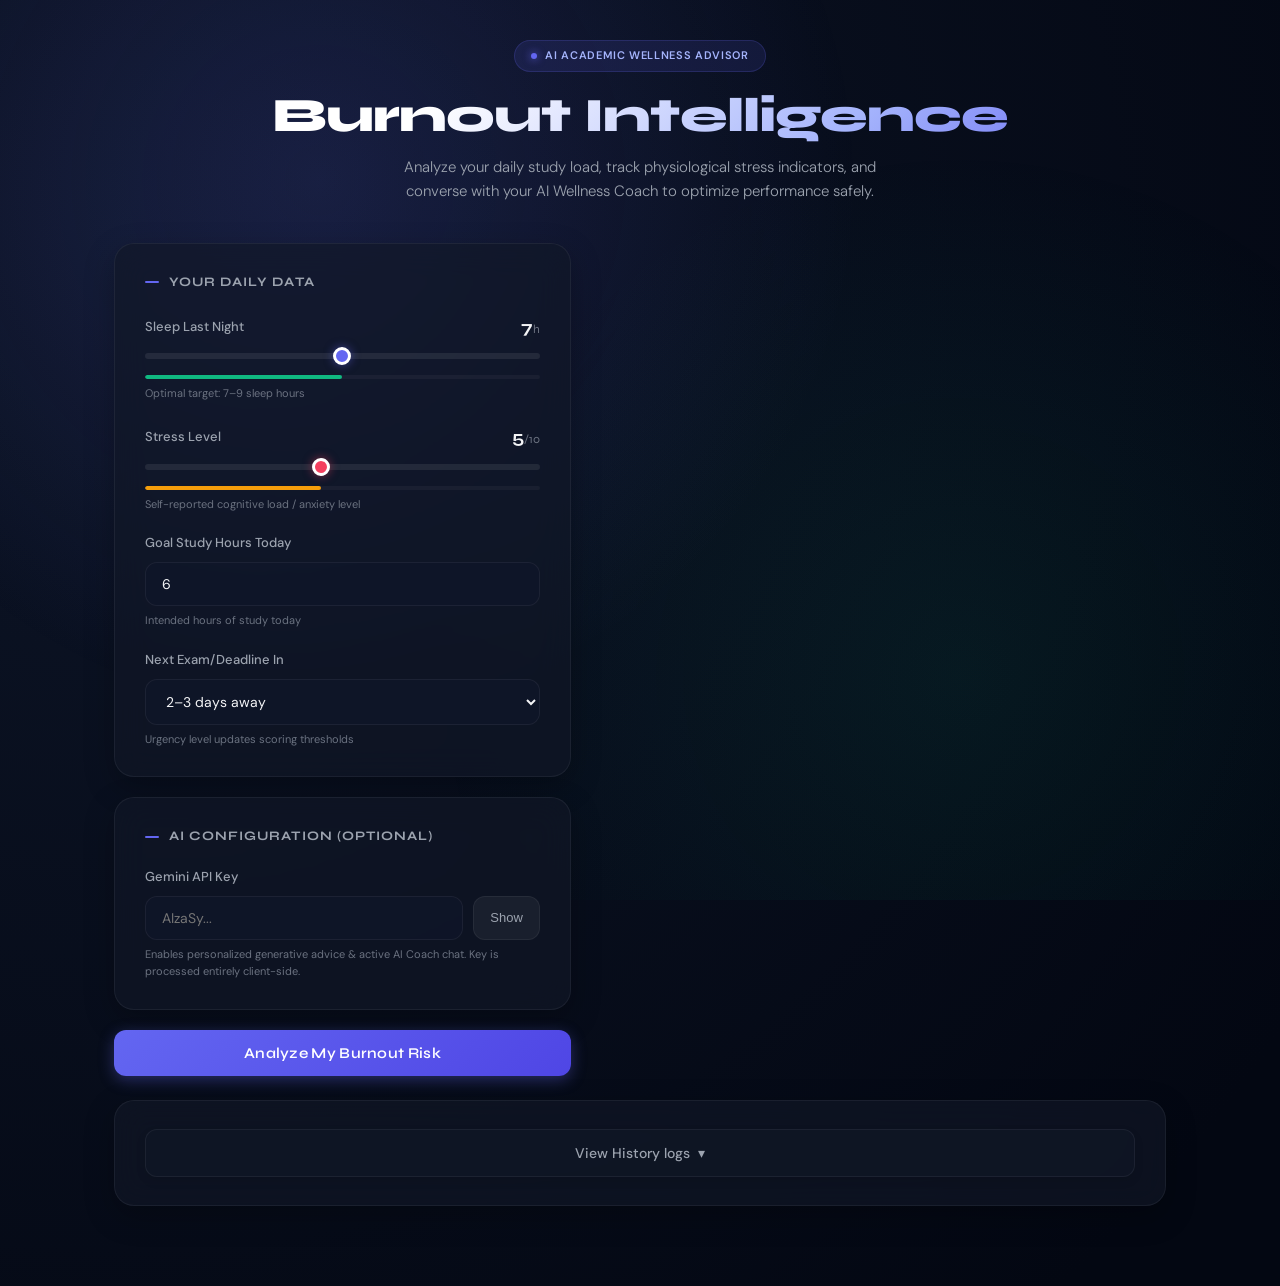
<file: templates/index.html>
<!DOCTYPE html>
<html lang="en">
<head>
  <meta charset="UTF-8">
  <meta name="viewport" content="width=device-width, initial-scale=1.0">
  <title>AI Burnout Detector — Smart Study Assistant</title>
  
  <!-- CSS Stylesheet -->
  <link rel="stylesheet" href="/static/style.css">
</head>
<body>

<div class="wrapper">

  <!-- Header -->
  <header class="header">
    <div class="header-badge">AI Academic Wellness Advisor</div>
    <h1>Burnout Intelligence</h1>
    <p>Analyze your daily study load, track physiological stress indicators, and converse with your AI Wellness Coach to optimize performance safely.</p>
  </header>

  <!-- Error Alert -->
  <div class="error-alert" id="errorAlert"></div>

  <!-- Main Grid Dashboard -->
  <div class="dashboard-grid">

    <!-- LEFT COLUMN: Input form -->
    <div class="column-left">
      <form id="burnoutForm">
        
        <!-- Metrics Input Card -->
        <div class="card" style="margin-bottom: 20px;">
          <div class="card-title">Your Daily Data</div>
          
          <div class="inputs-grid">
            
            <!-- Sleep Slider -->
            <div class="field">
              <label for="sleep">
                Sleep Last Night
                <span class="val-badge" id="sleep-val">7h</span>
              </label>
              <input type="range" id="sleep" min="2" max="12" value="7" step="0.5">
              <div class="progress-track">
                <div class="progress-fill" id="sleep-fill" style="width: 50%; background: var(--accent);"></div>
              </div>
              <p class="field-hint">Optimal target: 7–9 sleep hours</p>
            </div>
            
            <!-- Stress Slider -->
            <div class="field">
              <label for="stress">
                Stress Level
                <span class="val-badge" id="stress-val">5/10</span>
              </label>
              <input type="range" class="stress-slider" id="stress" min="1" max="10" value="5">
              <div class="progress-track">
                <div class="progress-fill" id="stress-fill" style="width: 44%; background: var(--high-risk);"></div>
              </div>
              <p class="field-hint">Self-reported cognitive load / anxiety level</p>
            </div>
            
            <!-- Study Hours input -->
            <div class="field">
              <label for="study">Goal Study Hours Today</label>
              <input type="number" id="study" min="0" max="24" value="6" placeholder="e.g. 6" required>
              <p class="field-hint">Intended hours of study today</p>
            </div>
            
            <!-- Deadline dropdown -->
            <div class="field">
              <label for="deadline">Next Exam/Deadline In</label>
              <select id="deadline">
                <option value="1">Today (less than 24h)</option>
                <option value="2">Tomorrow</option>
                <option value="3" selected>2–3 days away</option>
                <option value="5">4–5 days away</option>
                <option value="7">This week</option>
                <option value="14">Next week</option>
                <option value="30">More than 2 weeks</option>
              </select>
              <p class="field-hint">Urgency level updates scoring thresholds</p>
            </div>
            
          </div>
        </div>

        <!-- Optional API Key Card -->
        <div class="card" style="margin-bottom: 20px;">
          <div class="card-title">AI Configuration (Optional)</div>
          <div class="field">
            <label for="api-key">Gemini API Key</label>
            <div class="api-row">
              <input type="password" id="api-key" placeholder="AIzaSy..." autocomplete="new-password">
              <button type="button" class="api-toggle" id="key-toggle">Show</button>
            </div>
            <p class="field-hint">Enables personalized generative advice & active AI Coach chat. Key is processed entirely client-side.</p>
          </div>
        </div>

        <!-- Submit Button -->
        <button type="submit" class="btn-primary" id="check-btn">
          Analyze My Burnout Risk
        </button>

      </form>
    </div>

    <!-- RIGHT COLUMN: Output Dashboard -->
    <div class="column-right">
      <div id="outputSection">
        
        <!-- Score Card -->
        <div class="results-header" id="results-header">
          <div class="gauge-svg-wrap">
            <svg viewBox="0 0 100 100">
              <circle class="bg-circle" cx="50" cy="50" r="45"></circle>
              <circle class="fill-circle" id="score-arc" cx="50" cy="50" r="45"></circle>
            </svg>
            <div class="gauge-center-text">
              <span class="score-num" id="score-num">0</span>
              <span class="score-lbl">Score</span>
            </div>
          </div>
          <div class="risk-badge" id="risk-badge">—</div>
          <p class="risk-subtitle" id="risk-subtitle">Gathering indicators…</p>
        </div>

        <!-- Stats Grid -->
        <div class="stats-grid">
          <div class="stat-card">
            <span class="stat-icon">🌙</span>
            <span class="stat-val" id="stat-sleep">—</span>
            <span class="stat-lbl">Hours Slept</span>
          </div>
          <div class="stat-card">
            <span class="stat-icon">⚡</span>
            <span class="stat-val" id="stat-stress">—</span>
            <span class="stat-lbl">Stress Level</span>
          </div>
          <div class="stat-card">
            <span class="stat-icon">📚</span>
            <span class="stat-val" id="stat-study">—</span>
            <span class="stat-lbl">Recommended Study</span>
          </div>
          <div class="stat-card">
            <span class="stat-icon">🍅</span>
            <span class="stat-val" id="stat-pom">—</span>
            <span class="stat-lbl">Pomodoros</span>
          </div>
        </div>

        <!-- Action Plan Grid -->
        <div class="recs-grid">
          
          <!-- Study Plan Card -->
          <div class="card" style="padding: 24px;">
            <div class="rec-card-title">
              <div class="rec-icon purple">📋</div>
              Study Tactics
            </div>
            <div id="study-plan-items"></div>
            <div class="pomodoro-timeline" id="pom-row"></div>
            <div class="pomodoro-legend">
              <span class="lbl-work">Work</span>
              <span class="lbl-short">Short Break</span>
              <span class="lbl-long">Long Break</span>
            </div>
          </div>
          
          <!-- Health Recs Card -->
          <div class="card" style="padding: 24px;">
            <div class="rec-card-title">
              <div class="rec-icon green">🌿</div>
              Wellness Interventions
            </div>
            <div id="health-items"></div>
          </div>
          
        </div>

        <!-- AI Coach & Active Chat Card -->
        <div class="card ai-card">
          <div class="ai-header">
            <div class="ai-orb">✦</div>
            <div class="ai-meta">
              <div class="ai-name">AI Study Coach & Advisor</div>
              <div class="ai-sub">Powered by Gemini 1.5 Flash</div>
            </div>
          </div>
          
          <!-- Generative intervention text -->
          <div class="ai-insight-text" id="ai-insight-text">
            No indicators submitted yet.
          </div>
          
          <!-- Conversation Interface -->
          <div class="chat-container">
            <div class="chat-box" id="chatBox">
              <div class="chat-message ai">
                Hello! I am your AI Study Coach. Submit your wellness check to start a personalized conversation about your workload, scheduling, and stress relief.
              </div>
            </div>
            <div class="chat-input-row">
              <input type="text" id="chatInput" placeholder="Ask your AI coach a question..." autocomplete="off">
              <button type="button" class="chat-send-btn" id="chatSendBtn">➤</button>
            </div>
          </div>
        </div>

      </div><!-- /outputSection -->
    </div><!-- /column-right -->

  </div><!-- /dashboard-grid -->

  <!-- Historical Analytics Dashboard -->
  <div class="card history-card" style="margin-top: 24px;">
    <button type="button" class="history-toggle-btn" id="toggleHistoryBtn">
      <span id="history-btn-text">View History logs</span>
      <span id="history-chevron">▾</span>
    </button>
    <div id="historyPanel">
      <div class="history-panel-header">
        <span class="card-title" style="margin-bottom:0;">Workload Log History</span>
        <button type="button" class="btn-secondary" id="clearHistoryBtn" style="padding:6px 14px; font-size:12px;">Clear History Logs</button>
      </div>
      <div class="dashboard-trend" id="dashboardTrend"></div>
      <div class="mini-chart-container" id="mini-chart-wrap"></div>
      <div class="history-list" id="history-list"></div>
    </div>
  </div>

</div><!-- /wrapper -->

<!-- Dynamic Notification Toast -->
<div class="toast" id="toast"></div>

<!-- JavaScript Module -->
<script type="module" src="/static/app.js"></script>

</body>
</html>
</file>
<file: static/style.css>
/* ==========================================================================
   🧠 AI Burnout Detector & Smart Study Assistant — Premium Dark Design System
   ========================================================================== */

@import url('https://fonts.googleapis.com/css2?family=DM+Sans:ital,opsz,wght@0,9..40,300;0,9..40,400;0,9..40,500;0,9..40,600;0,9..40,700;1,9..40,300&family=Syne:wght@400;500;600;700;800&display=swap');

:root {
  /* Premium Dark Palette */
  --bg: #030712;
  --bg-gradient: radial-gradient(circle at 10% 20%, #0d1527 0%, #030712 90%);
  --surface: rgba(17, 24, 39, 0.65);
  --surface-hover: rgba(31, 41, 55, 0.8);
  --surface-accent: rgba(99, 102, 241, 0.08);
  
  --border: rgba(255, 255, 255, 0.06);
  --border-focus: rgba(99, 102, 241, 0.4);
  --border-hover: rgba(255, 255, 255, 0.12);
  
  --text: #f3f4f6;
  --text-muted: #9ca3af;
  --text-dim: #6b7280;
  
  /* Brand Accents */
  --accent: #6366f1;
  --accent-rgb: 99, 102, 241;
  --accent-glow: rgba(99, 102, 241, 0.25);
  --accent-glow-strong: rgba(99, 102, 241, 0.45);
  
  /* Risk Indicators */
  --low-risk: #10b981;
  --low-risk-bg: rgba(16, 185, 129, 0.1);
  --low-risk-border: rgba(16, 185, 129, 0.25);
  
  --med-risk: #f59e0b;
  --med-risk-bg: rgba(245, 158, 11, 0.10);
  --med-risk-border: rgba(245, 158, 11, 0.25);
  
  --high-risk: #f43f5e;
  --high-risk-bg: rgba(244, 63, 94, 0.1);
  --high-risk-border: rgba(244, 63, 94, 0.25);
  
  /* Radii & Typo */
  --radius-lg: 20px;
  --radius-md: 12px;
  --radius-sm: 8px;
  --radius-pill: 9999px;
  
  --font-display: 'Syne', sans-serif;
  --font-body: 'DM Sans', sans-serif;
  
  --transition: all 0.3s cubic-bezier(0.4, 0, 0.2, 1);
}

/* ==========================================================================
   RESET & BASE STYLES
   ========================================================================== */

*, *::before, *::after {
  box-sizing: border-box;
  margin: 0;
  padding: 0;
}

body {
  font-family: var(--font-body);
  background-color: var(--bg);
  background-image: var(--bg-gradient);
  color: var(--text);
  min-height: 100vh;
  line-height: 1.6;
  overflow-x: hidden;
  position: relative;
}

/* Ambient glow layer */
body::before {
  content: "";
  position: fixed;
  inset: 0;
  background: radial-gradient(circle at 25% 20%, rgba(99, 102, 241, 0.15), transparent 45%),
              radial-gradient(circle at 75% 75%, rgba(16, 185, 129, 0.08), transparent 45%);
  animation: floatGlow 15s ease-in-out infinite alternate;
  z-index: -1;
  pointer-events: none;
}

@keyframes floatGlow {
  from { transform: translateY(0px) scale(1); }
  to { transform: translateY(-40px) scale(1.1); }
}

.wrapper {
  max-width: 1100px;
  margin: 0 auto;
  padding: 40px 24px 80px;
}

/* ==========================================================================
   TYPOGRAPHY & HEADERS
   ========================================================================== */

.header {
  text-align: center;
  margin-bottom: 40px;
  animation: fadeDown 0.8s cubic-bezier(0.16, 1, 0.3, 1) both;
}

.header-badge {
  display: inline-flex;
  align-items: center;
  gap: 8px;
  background: rgba(99, 102, 241, 0.12);
  border: 1px solid rgba(99, 102, 241, 0.2);
  border-radius: var(--radius-pill);
  padding: 6px 16px;
  font-size: 11px;
  font-weight: 600;
  color: #a5b4fc;
  letter-spacing: 0.06em;
  text-transform: uppercase;
  margin-bottom: 16px;
}

.header-badge::before {
  content: '';
  width: 6px;
  height: 6px;
  background: var(--accent);
  border-radius: 50%;
  box-shadow: 0 0 8px var(--accent);
  animation: pulse 2s infinite;
}

h1 {
  font-family: var(--font-display);
  font-size: clamp(32px, 5vw, 48px);
  font-weight: 800;
  line-height: 1.15;
  letter-spacing: -0.02em;
  margin-bottom: 12px;
  background: linear-gradient(135deg, #ffffff 30%, #a5b4fc 70%, #6366f1 100%);
  -webkit-background-clip: text;
  -webkit-text-fill-color: transparent;
  background-clip: text;
}

.header p {
  font-size: 15px;
  color: var(--text-muted);
  max-width: 520px;
  margin: 0 auto;
  font-weight: 300;
}

/* ==========================================================================
   GLASS CARDS (LAYOUT SYSTEM)
   ========================================================================== */

.card {
  background: var(--surface);
  backdrop-filter: blur(16px);
  -webkit-backdrop-filter: blur(16px);
  border: 1px solid var(--border);
  border-radius: var(--radius-lg);
  padding: 28px 30px;
  box-shadow: 0 10px 30px rgba(0, 0, 0, 0.25);
  transition: var(--transition);
  position: relative;
  overflow: hidden;
}

.card:hover {
  border-color: var(--border-hover);
  box-shadow: 0 16px 36px rgba(0, 0, 0, 0.35);
  transform: translateY(-2px);
}

.card-title {
  font-family: var(--font-display);
  font-size: 13px;
  font-weight: 700;
  text-transform: uppercase;
  letter-spacing: 0.08em;
  color: var(--text-muted);
  margin-bottom: 20px;
  display: flex;
  align-items: center;
  gap: 10px;
}

.card-title::before {
  content: '';
  display: block;
  width: 14px;
  height: 2px;
  background: var(--accent);
  border-radius: var(--radius-pill);
}

/* Two-column layout */
.dashboard-grid {
  display: grid;
  grid-template-columns: 1fr;
  gap: 24px;
  align-items: start;
}

@media (min-width: 900px) {
  .dashboard-grid {
    grid-template-columns: 4fr 5fr;
  }
}

/* ==========================================================================
   FORM INPUTS
   ========================================================================== */

.inputs-grid {
  display: grid;
  grid-template-columns: 1fr;
  gap: 20px;
}

.field {
  display: flex;
  flex-direction: column;
  gap: 8px;
}

label {
  font-size: 13px;
  font-weight: 500;
  color: var(--text-muted);
  display: flex;
  justify-content: space-between;
  align-items: center;
}

.val-badge {
  font-family: var(--font-display);
  font-size: 18px;
  font-weight: 700;
  color: var(--text);
  transition: color var(--transition);
}

/* Custom Range Inputs */
input[type="range"] {
  -webkit-appearance: none;
  width: 100%;
  height: 6px;
  background: rgba(255, 255, 255, 0.08);
  border-radius: var(--radius-pill);
  outline: none;
  cursor: pointer;
  margin: 4px 0;
}

input[type="range"]::-webkit-slider-thumb {
  -webkit-appearance: none;
  width: 18px;
  height: 18px;
  border-radius: 50%;
  background: var(--accent);
  border: 3px solid #fff;
  box-shadow: 0 0 10px rgba(99, 102, 241, 0.5);
  transition: var(--transition);
  cursor: pointer;
}

input[type="range"]::-webkit-slider-thumb:hover {
  transform: scale(1.2);
  box-shadow: 0 0 15px var(--accent-glow-strong);
}

/* Stress slider overrides */
input[type="range"].stress-slider::-webkit-slider-thumb {
  background: var(--high-risk);
  box-shadow: 0 0 10px rgba(244, 63, 94, 0.5);
}

input[type="range"].stress-slider::-webkit-slider-thumb:hover {
  box-shadow: 0 0 15px rgba(244, 63, 94, 0.7);
}

.progress-track {
  width: 100%;
  height: 4px;
  background: rgba(255, 255, 255, 0.04);
  border-radius: var(--radius-pill);
  overflow: hidden;
  margin-top: 4px;
}

.progress-fill {
  height: 100%;
  border-radius: var(--radius-pill);
  transition: width 0.3s ease, background 0.3s ease;
}

/* Number inputs and selects */
input[type="number"],
input[type="password"],
select {
  width: 100%;
  background: rgba(15, 23, 42, 0.6);
  border: 1px solid var(--border);
  border-radius: var(--radius-md);
  padding: 12px 16px;
  color: var(--text);
  font-family: var(--font-body);
  font-size: 14px;
  outline: none;
  transition: var(--transition);
}

input[type="number"]:focus,
input[type="password"]:focus,
select:focus {
  border-color: var(--border-focus);
  box-shadow: 0 0 0 3px var(--accent-glow);
  background: rgba(15, 23, 42, 0.85);
}

select option {
  background-color: #0d1527;
  color: var(--text);
}

.field-hint {
  font-size: 11px;
  color: var(--text-dim);
  margin-top: -2px;
}

.api-row {
  display: flex;
  gap: 10px;
}

.api-toggle {
  background: rgba(255, 255, 255, 0.05);
  border: 1px solid var(--border);
  border-radius: var(--radius-md);
  color: var(--text-muted);
  cursor: pointer;
  font-size: 13px;
  padding: 0 16px;
  transition: var(--transition);
}

.api-toggle:hover {
  background: rgba(255, 255, 255, 0.1);
  color: var(--text);
  border-color: var(--border-hover);
}

/* ==========================================================================
   BUTTONS
   ========================================================================== */

.btn-primary {
  width: 100%;
  padding: 14px 28px;
  background: linear-gradient(135deg, var(--accent) 0%, #4f46e5 100%);
  border: none;
  border-radius: var(--radius-md);
  color: #fff;
  font-family: var(--font-display);
  font-size: 15px;
  font-weight: 600;
  letter-spacing: 0.02em;
  cursor: pointer;
  transition: var(--transition);
  box-shadow: 0 4px 15px rgba(99, 102, 241, 0.35);
  position: relative;
  overflow: hidden;
}

.btn-primary:hover {
  transform: translateY(-1px);
  box-shadow: 0 6px 20px rgba(99, 102, 241, 0.5);
  background: linear-gradient(135deg, #4f46e5 0%, var(--accent) 100%);
}

.btn-primary:active {
  transform: translateY(0);
}

.btn-primary:disabled {
  opacity: 0.6;
  cursor: not-allowed;
  transform: none;
  box-shadow: none;
}

.btn-secondary {
  padding: 8px 16px;
  background: rgba(255, 255, 255, 0.04);
  border: 1px solid var(--border);
  border-radius: var(--radius-sm);
  color: var(--text-muted);
  font-family: var(--font-body);
  font-size: 13px;
  font-weight: 500;
  cursor: pointer;
  transition: var(--transition);
}

.btn-secondary:hover {
  background: rgba(255, 255, 255, 0.08);
  color: var(--text);
  border-color: var(--border-hover);
}

/* Loading state for button */
.spinner {
  display: inline-block;
  width: 14px;
  height: 14px;
  border: 2px solid rgba(255, 255, 255, 0.3);
  border-top-color: #fff;
  border-radius: 50%;
  animation: spin 0.8s linear infinite;
  vertical-align: middle;
  margin-right: 8px;
}

@keyframes spin {
  to { transform: rotate(360deg); }
}

/* ==========================================================================
   RESULTS PANELS
   ========================================================================== */

#outputSection {
  display: none;
}

#outputSection.show {
  display: grid;
  gap: 24px;
  animation: slideUp 0.6s cubic-bezier(0.16, 1, 0.3, 1) both;
}

@keyframes slideUp {
  from { opacity: 0; transform: translateY(30px); }
  to { opacity: 1; transform: translateY(0); }
}

.results-header {
  text-align: center;
  padding: 32px;
  border-radius: var(--radius-lg);
  background: var(--surface);
  border: 1px solid var(--border);
  position: relative;
  overflow: hidden;
}

/* Decorative glow block */
.results-header::before {
  content: '';
  position: absolute;
  top: 0; left: 0; right: 0;
  height: 3px;
  border-radius: var(--radius-lg) var(--radius-lg) 0 0;
}
.results-header.low::before { background: linear-gradient(90deg, var(--low-risk), transparent); }
.results-header.med::before { background: linear-gradient(90deg, var(--med-risk), transparent); }
.results-header.high::before { background: linear-gradient(90deg, var(--high-risk), transparent); }

/* SVG circular gauge */
.gauge-svg-wrap {
  width: 140px;
  height: 140px;
  margin: 0 auto 16px;
  position: relative;
  display: flex;
  align-items: center;
  justify-content: center;
}

.gauge-svg-wrap svg {
  transform: rotate(-90deg);
  width: 100%;
  height: 100%;
}

.gauge-svg-wrap .bg-circle {
  fill: none;
  stroke: rgba(255, 255, 255, 0.04);
  stroke-width: 8;
}

.gauge-svg-wrap .fill-circle {
  fill: none;
  stroke: var(--accent);
  stroke-width: 8;
  stroke-linecap: round;
  stroke-dasharray: 283;
  stroke-dashoffset: 283;
  transition: stroke-dashoffset 1.5s cubic-bezier(0.16, 1, 0.3, 1), stroke 0.5s ease;
}

.gauge-center-text {
  position: absolute;
  text-align: center;
  z-index: 2;
}

.score-num {
  font-family: var(--font-display);
  font-size: 34px;
  font-weight: 800;
  color: var(--text);
  line-height: 1;
  display: block;
}

.score-lbl {
  font-size: 10px;
  color: var(--text-dim);
  text-transform: uppercase;
  letter-spacing: 0.1em;
}

.risk-badge {
  display: inline-flex;
  align-items: center;
  gap: 8px;
  padding: 6px 18px;
  border-radius: var(--radius-pill);
  font-family: var(--font-display);
  font-size: 13px;
  font-weight: 700;
  letter-spacing: 0.04em;
  text-transform: uppercase;
  border: 1px solid transparent;
  margin-bottom: 12px;
}

.risk-badge::before {
  content: '';
  width: 8px;
  height: 8px;
  border-radius: 50%;
  background: currentColor;
}

.risk-badge.low { background: var(--low-risk-bg); color: var(--low-risk); border-color: var(--low-risk-border); }
.risk-badge.med { background: var(--med-risk-bg); color: var(--med-risk); border-color: var(--med-risk-border); }
.risk-badge.high { background: var(--high-risk-bg); color: var(--high-risk); border-color: var(--high-risk-border); }

.risk-subtitle {
  font-size: 13px;
  color: var(--text-muted);
  font-style: italic;
  max-width: 440px;
  margin: 0 auto;
}

/* Stats Cards Grid */
.stats-grid {
  display: grid;
  grid-template-columns: repeat(2, 1fr);
  gap: 12px;
}

@media (min-width: 480px) {
  .stats-grid {
    grid-template-columns: repeat(4, 1fr);
  }
}

.stat-card {
  background: var(--surface);
  border: 1px solid var(--border);
  border-radius: var(--radius-md);
  padding: 16px 12px;
  text-align: center;
}

.stat-icon {
  font-size: 20px;
  margin-bottom: 6px;
  display: block;
}

.stat-val {
  font-family: var(--font-display);
  font-size: 20px;
  font-weight: 700;
  color: var(--text);
  display: block;
}

.stat-lbl {
  font-size: 10px;
  color: var(--text-dim);
  text-transform: uppercase;
  letter-spacing: 0.06em;
  display: block;
  margin-top: 2px;
}

/* Action plans grid */
.recs-grid {
  display: grid;
  grid-template-columns: 1fr;
  gap: 20px;
}

@media (min-width: 600px) {
  .recs-grid {
    grid-template-columns: 1fr 1fr;
  }
}

.rec-card-title {
  font-family: var(--font-display);
  font-size: 14px;
  font-weight: 600;
  color: var(--text);
  margin-bottom: 16px;
  display: flex;
  align-items: center;
  gap: 10px;
}

.rec-icon {
  width: 32px;
  height: 32px;
  border-radius: var(--radius-sm);
  display: flex;
  align-items: center;
  justify-content: center;
  font-size: 16px;
}
.rec-icon.purple { background: rgba(99, 102, 241, 0.15); color: #a5b4fc; }
.rec-icon.green { background: rgba(16, 185, 129, 0.12); color: #a7f3d0; }

.rec-item {
  display: flex;
  align-items: flex-start;
  gap: 10px;
  padding: 10px 0;
  border-bottom: 1px solid rgba(255, 255, 255, 0.04);
  font-size: 13px;
  color: var(--text-muted);
  line-height: 1.5;
}

.rec-item:last-child {
  border-bottom: none;
}

.rec-dot {
  width: 6px;
  height: 6px;
  border-radius: 50%;
  background: var(--accent);
  box-shadow: 0 0 6px var(--accent);
  margin-top: 7px;
  flex-shrink: 0;
}

.rec-dot.green { background: var(--low-risk); box-shadow: 0 0 6px var(--low-risk); }
.rec-dot.amber { background: var(--med-risk); box-shadow: 0 0 6px var(--med-risk); }

/* Pomodoro Visual Blocks */
.pomodoro-timeline {
  display: flex;
  gap: 6px;
  margin-top: 16px;
  flex-wrap: wrap;
}

.pom-block {
  height: 8px;
  border-radius: 4px;
  flex: 1;
  min-width: 20px;
}
.pom-block.work { background: var(--accent); }
.pom-block.break-short { background: var(--low-risk); opacity: 0.7; }
.pom-block.break-long { background: var(--med-risk); opacity: 0.7; }

.pomodoro-legend {
  display: flex;
  gap: 12px;
  margin-top: 10px;
  font-size: 10px;
  color: var(--text-dim);
  flex-wrap: wrap;
}

.pomodoro-legend span {
  display: flex;
  align-items: center;
  gap: 5px;
}

.pomodoro-legend span::before {
  content: '';
  display: block;
  width: 10px;
  height: 4px;
  border-radius: var(--radius-pill);
}

.pomodoro-legend .lbl-work::before { background: var(--accent); }
.pomodoro-legend .lbl-short::before { background: var(--low-risk); }
.pomodoro-legend .lbl-long::before { background: var(--med-risk); }

/* ==========================================================================
   AI COACH & CHAT SECTION
   ========================================================================== */

.ai-card {
  position: relative;
}

.ai-card::before {
  content: '';
  position: absolute;
  top: 0; left: 0; bottom: 0;
  width: 3px;
  background: linear-gradient(180deg, var(--accent), #10b981);
  border-radius: var(--radius-lg) 0 0 var(--radius-lg);
}

.ai-header {
  display: flex;
  align-items: center;
  gap: 14px;
  margin-bottom: 18px;
}

.ai-orb {
  width: 38px;
  height: 38px;
  border-radius: 12px;
  background: linear-gradient(135deg, var(--accent) 0%, #10b981 100%);
  display: flex;
  align-items: center;
  justify-content: center;
  font-size: 18px;
  color: #fff;
  box-shadow: 0 0 15px rgba(99, 102, 241, 0.4);
  animation: pulseOrb 3s ease infinite;
}

@keyframes pulseOrb {
  0%, 100% { box-shadow: 0 0 10px rgba(99, 102, 241, 0.4); }
  50% { box-shadow: 0 0 20px rgba(16, 185, 129, 0.6); }
}

.ai-meta .ai-name {
  font-family: var(--font-display);
  font-size: 14px;
  font-weight: 600;
  color: var(--text);
}

.ai-meta .ai-sub {
  font-size: 11px;
  color: var(--text-dim);
}

.ai-insight-text {
  font-size: 14px;
  line-height: 1.7;
  color: var(--text-muted);
  margin-bottom: 20px;
}

/* Chat container inside card */
.chat-container {
  border-top: 1px solid rgba(255, 255, 255, 0.05);
  padding-top: 16px;
}

.chat-box {
  height: 220px;
  overflow-y: auto;
  padding-right: 6px;
  margin-bottom: 12px;
  display: flex;
  flex-direction: column;
  gap: 10px;
}

.chat-message {
  padding: 10px 14px;
  border-radius: 14px;
  max-width: 85%;
  font-size: 13px;
  line-height: 1.5;
  animation: popMessage 0.25s ease forwards;
}

.chat-message.user {
  background: rgba(99, 102, 241, 0.18);
  border: 1px solid rgba(99, 102, 241, 0.25);
  color: var(--text);
  align-self: flex-end;
  border-bottom-right-radius: 2px;
}

.chat-message.ai {
  background: rgba(255, 255, 255, 0.04);
  border: 1px solid var(--border);
  color: var(--text-muted);
  align-self: flex-start;
  border-bottom-left-radius: 2px;
}

.chat-message.ai strong {
  color: #fff;
}

@keyframes popMessage {
  from { opacity: 0; transform: scale(0.96) translateY(5px); }
  to { opacity: 1; transform: scale(1) translateY(0); }
}

.chat-input-row {
  display: flex;
  gap: 10px;
}

.chat-input-row input {
  flex: 1;
  padding: 10px 14px;
}

.chat-send-btn {
  width: 44px;
  border-radius: var(--radius-md);
  border: none;
  background: var(--accent);
  color: #fff;
  font-size: 15px;
  cursor: pointer;
  display: flex;
  align-items: center;
  justify-content: center;
  transition: var(--transition);
}

.chat-send-btn:hover {
  background: #4f46e5;
  box-shadow: 0 0 12px var(--accent-glow-strong);
}

.chat-typing {
  align-self: flex-start;
  background: rgba(255, 255, 255, 0.03);
  border: 1px solid var(--border);
  padding: 10px 16px;
  border-radius: 14px;
  border-bottom-left-radius: 2px;
  display: flex;
  align-items: center;
  gap: 4px;
}

.chat-typing span {
  width: 6px;
  height: 6px;
  background: var(--text-dim);
  border-radius: 50%;
  animation: bounceDot 1.4s infinite ease-in-out both;
}

.chat-typing span:nth-child(2) { animation-delay: 0.2s; }
.chat-typing span:nth-child(3) { animation-delay: 0.4s; }

@keyframes bounceDot {
  0%, 80%, 100% { transform: scale(0); }
  40% { transform: scale(1.0); }
}

/* ==========================================================================
   PERSISTED HISTORY SECTION
   ========================================================================== */

.history-card {
  margin-top: 8px;
}

.history-toggle-btn {
  width: 100%;
  padding: 14px 20px;
  background: var(--surface);
  border: 1px solid var(--border);
  border-radius: var(--radius-md);
  color: var(--text-muted);
  font-family: var(--font-body);
  font-size: 14px;
  font-weight: 500;
  cursor: pointer;
  display: flex;
  align-items: center;
  justify-content: center;
  gap: 8px;
  transition: var(--transition);
  box-shadow: 0 4px 10px rgba(0, 0, 0, 0.1);
}

.history-toggle-btn:hover {
  background: var(--surface-hover);
  color: var(--text);
  border-color: var(--border-hover);
}

#historyPanel {
  display: none;
  margin-top: 14px;
  animation: slideDownPanel 0.4s cubic-bezier(0.16, 1, 0.3, 1) both;
}

#historyPanel.show {
  display: block;
}

@keyframes slideDownPanel {
  from { opacity: 0; max-height: 0; overflow: hidden; }
  to { opacity: 1; max-height: 1000px; }
}

.history-panel-header {
  display: flex;
  justify-content: space-between;
  align-items: center;
  margin: 16px 0 8px;
}

.dashboard-trend {
  font-size: 13px;
  padding: 8px 14px;
  background: rgba(255, 255, 255, 0.03);
  border-radius: var(--radius-sm);
  border: 1px solid var(--border);
  color: var(--text-muted);
  width: 100%;
  margin-bottom: 16px;
  animation: fadeIn 0.4s ease;
}

/* Mini trend chart */
.mini-chart-container {
  background: rgba(255, 255, 255, 0.01);
  border: 1px solid var(--border);
  border-radius: var(--radius-md);
  padding: 16px 20px;
  margin-bottom: 20px;
}

.mini-chart {
  display: flex;
  align-items: flex-end;
  gap: 8px;
  height: 60px;
  margin-top: 12px;
  border-bottom: 1px solid rgba(255, 255, 255, 0.05);
  padding-bottom: 2px;
}

.mini-bar {
  flex: 1;
  border-radius: 4px 4px 0 0;
  transition: height 0.6s cubic-bezier(0.16, 1, 0.3, 1);
  cursor: pointer;
  position: relative;
  background: var(--accent);
  opacity: 0.7;
}

.mini-bar:hover {
  opacity: 1;
  filter: brightness(1.1);
  box-shadow: 0 0 8px currentColor;
}

/* Custom CSS tooltip on hover */
.mini-bar::after {
  content: attr(data-tip);
  position: absolute;
  bottom: calc(100% + 8px);
  left: 50%;
  transform: translateX(-50%) scale(0.9);
  background: #0f172a;
  border: 1px solid var(--border-hover);
  border-radius: var(--radius-sm);
  padding: 4px 8px;
  font-size: 10px;
  color: var(--text);
  white-space: nowrap;
  opacity: 0;
  pointer-events: none;
  transition: all 0.2s ease;
  z-index: 10;
}

.mini-bar:hover::after {
  opacity: 1;
  transform: translateX(-50%) scale(1);
}

.history-list {
  display: flex;
  flex-direction: column;
  gap: 8px;
}

.history-item {
  background: rgba(255, 255, 255, 0.02);
  border: 1px solid var(--border);
  border-left: 4px solid var(--text-dim);
  border-radius: var(--radius-sm);
  padding: 14px 18px;
  display: flex;
  align-items: center;
  justify-content: space-between;
  gap: 16px;
  font-size: 13px;
  transition: var(--transition);
  animation: fadeUpItem 0.3s ease forwards;
}

.history-item:hover {
  border-color: var(--border-hover);
  background: rgba(255, 255, 255, 0.04);
}

.history-item-date {
  color: var(--text-dim);
  min-width: 60px;
}

.history-item-score {
  font-family: var(--font-display);
  font-weight: 800;
  font-size: 16px;
}

.history-item-vals {
  color: var(--text-muted);
  flex: 1;
}

.history-item-badge {
  font-size: 10px;
  font-weight: 700;
  padding: 3px 10px;
  border-radius: var(--radius-pill);
  border: 1px solid transparent;
  text-transform: uppercase;
  letter-spacing: 0.04em;
}

.history-item-badge.low { background: var(--low-risk-bg); color: var(--low-risk); border-color: var(--low-risk-border); }
.history-item-badge.med { background: var(--med-risk-bg); color: var(--med-risk); border-color: var(--med-risk-border); }
.history-item-badge.high { background: var(--high-risk-bg); color: var(--high-risk); border-color: var(--high-risk-border); }

@keyframes fadeUpItem {
  from { opacity: 0; transform: translateY(10px); }
  to { opacity: 1; transform: translateY(0); }
}

/* ==========================================================================
   TOASTS & ALERTS
   ========================================================================== */

.error-alert {
  display: none;
  background: var(--high-risk-bg);
  border: 1px solid var(--high-risk-border);
  color: #fda4af;
  border-radius: var(--radius-md);
  padding: 12px 16px;
  font-size: 13px;
  margin-bottom: 20px;
  animation: fadeIn 0.3s ease;
}

@keyframes fadeIn {
  from { opacity: 0; }
  to { opacity: 1; }
}

.toast {
  position: fixed;
  bottom: 24px;
  right: 24px;
  background: #0f172a;
  border: 1px solid var(--border-hover);
  border-radius: var(--radius-md);
  padding: 14px 20px;
  font-size: 13px;
  color: var(--text);
  z-index: 1000;
  transform: translateY(20px);
  opacity: 0;
  pointer-events: none;
  transition: var(--transition);
  box-shadow: 0 10px 25px rgba(0, 0, 0, 0.4);
  max-width: 320px;
  display: flex;
  align-items: center;
  gap: 8px;
}

.toast.show {
  transform: translateY(0);
  opacity: 1;
}

/* ==========================================================================
   KEYFRAME ANIMATIONS FOR ENTIRE PAGE
   ========================================================================== */

@keyframes fadeDown {
  from { opacity: 0; transform: translateY(-20px); }
  to { opacity: 1; transform: translateY(0); }
}

@keyframes pulse {
  0%, 100% { opacity: 1; }
  50% { opacity: 0.4; }
}
</file>
